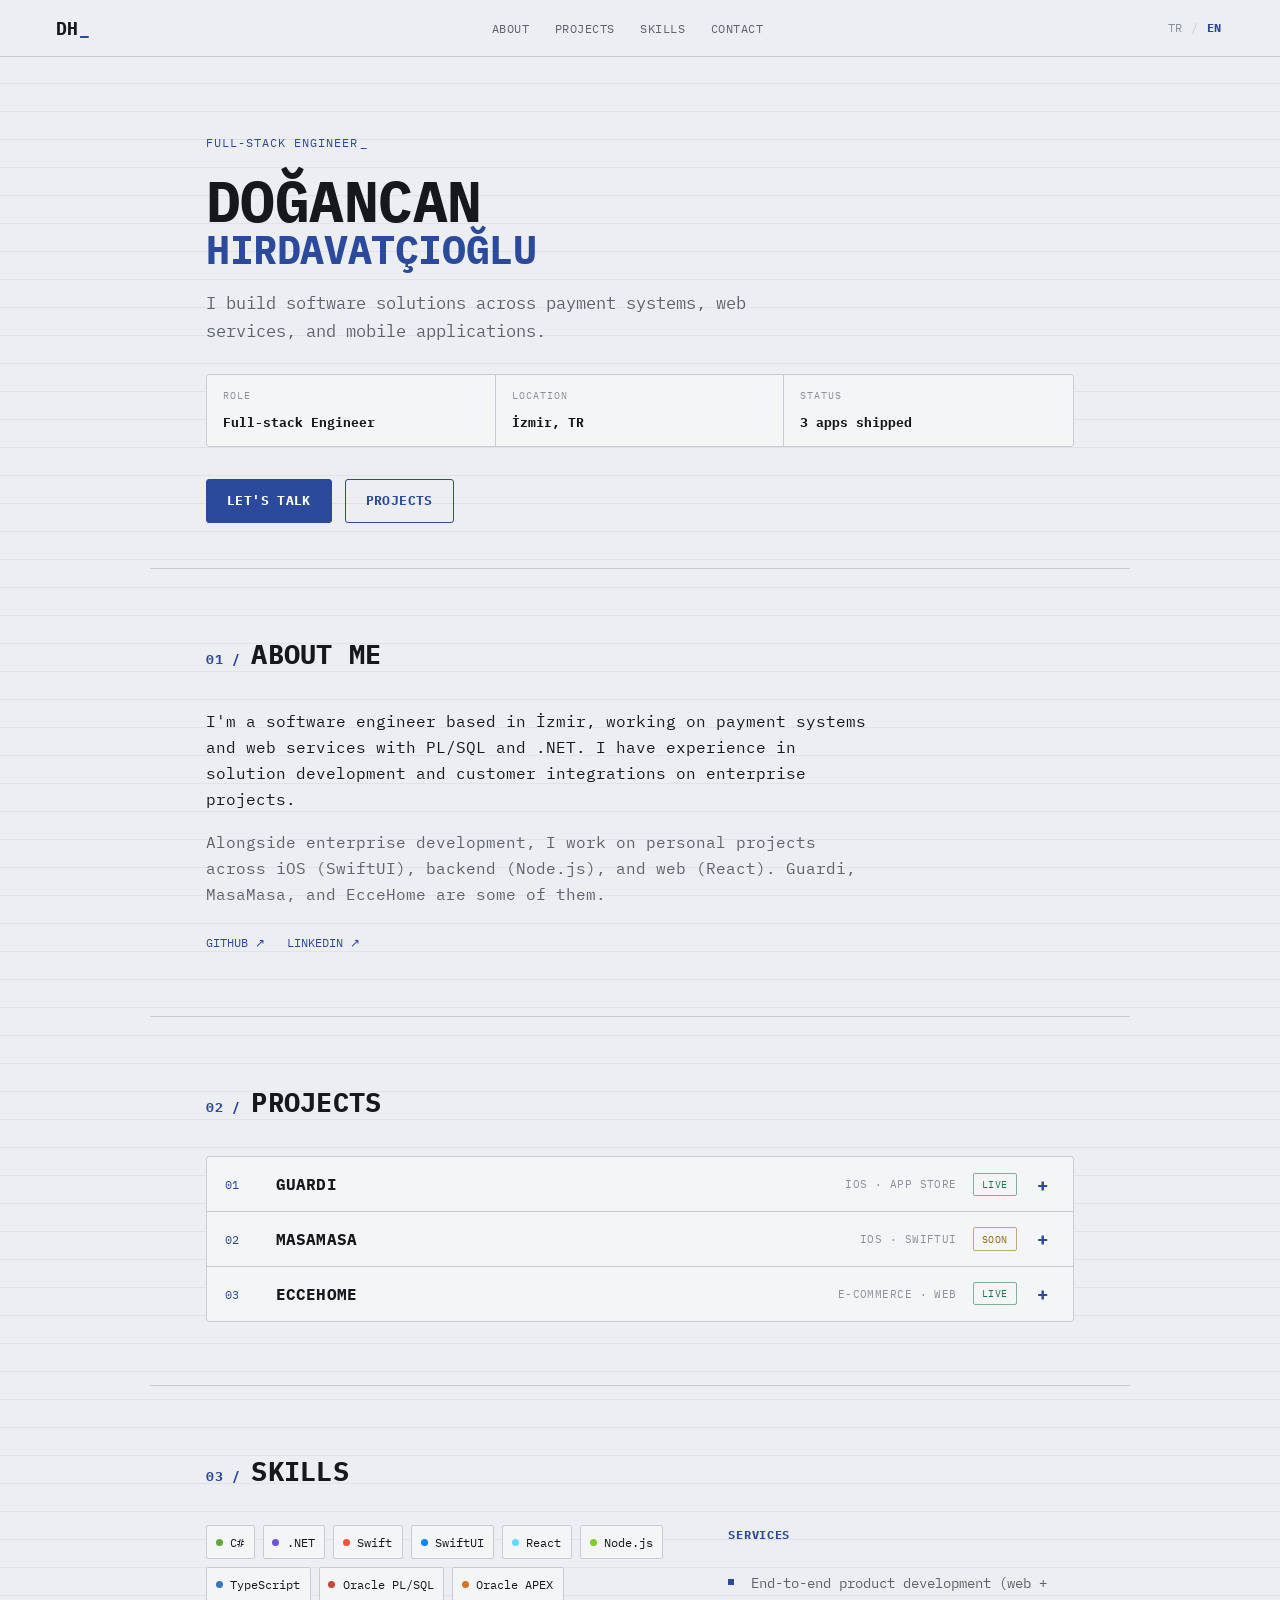
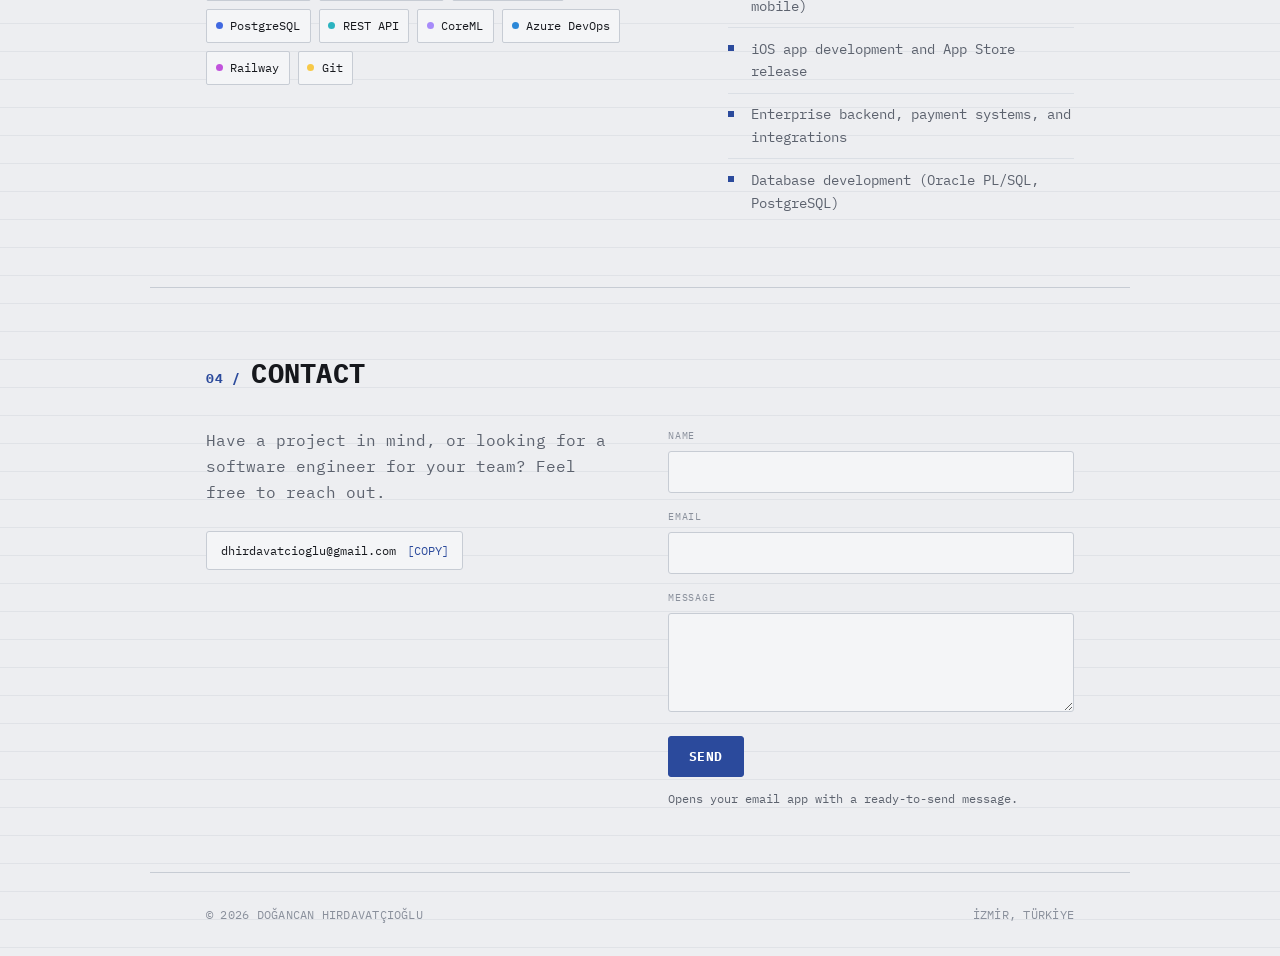
<file: index.html>
<!DOCTYPE html>
<html lang="tr">
<head>
<meta charset="utf-8" />
<meta name="viewport" content="width=device-width, initial-scale=1" />
<title>Doğancan Hırdavatçıoğlu | Full-stack Engineer</title>
<meta name="description" data-i18n-meta="metaDesc" content="Full-stack mühendis Doğancan Hırdavatçıoğlu'nun portfolyosu. Guardi, MasaMasa ve EcceHome projeleri." />
<meta name="author" content="Doğancan Hırdavatçıoğlu" />
<meta name="theme-color" content="#edeef1" media="(prefers-color-scheme: light)" />
<meta name="theme-color" content="#14161b" media="(prefers-color-scheme: dark)" />

<meta property="og:type" content="website" />
<meta property="og:title" content="Doğancan Hırdavatçıoğlu | Full-stack Engineer" />
<meta property="og:description" content="Ödeme sistemlerinden App Store'a, uçtan uca ürünler kuran full-stack mühendis." />
<meta property="og:url" content="https://dogancanh.github.io" />
<meta property="og:image" content="https://dogancanh.github.io/og-image.png" />
<meta property="og:image:width" content="1200" />
<meta property="og:image:height" content="630" />
<meta name="twitter:card" content="summary_large_image" />
<meta name="twitter:image" content="https://dogancanh.github.io/og-image.png" />

<link rel="icon" href="favicon.svg" type="image/svg+xml" />
<link rel="preload" href="fonts/plex-mono-400-latin.woff2" as="font" type="font/woff2" crossorigin />
<link rel="preload" href="fonts/plex-mono-700-latin.woff2" as="font" type="font/woff2" crossorigin />
<link rel="preload" href="fonts/plex-mono-700-latin-ext.woff2" as="font" type="font/woff2" crossorigin />
<link rel="stylesheet" href="styles.css" />
</head>
<body>

<a class="skip" href="#top" data-i18n="skipLink">İçeriğe atla</a>

<header class="hdr" id="hdr">
  <a class="logo" href="#top" aria-label="Doğancan Hırdavatçıoğlu">DH<span class="logo__blink">_</span></a>

  <nav class="nav" id="primaryNav" aria-label="Ana menü">
    <a href="#about" data-i18n="navAbout">HAKKIMDA</a>
    <a href="#work" data-i18n="navWork">PROJELER</a>
    <a href="#skills" data-i18n="navSkills">YETENEKLER</a>
    <a href="#contact" data-i18n="navContact">İLETİŞİM</a>
  </nav>

  <div class="hdr__ctl">
    <div class="lang" role="group" aria-label="Dil / Language">
      <button type="button" class="lang__btn" data-lang="tr" aria-pressed="true">TR</button>
      <span class="lang__sep">/</span>
      <button type="button" class="lang__btn" data-lang="en" aria-pressed="false">EN</button>
    </div>
    <button type="button" class="burger" id="navToggle" data-i18n-aria-label="menuLabel" aria-label="Menü" aria-expanded="false" aria-controls="primaryNav">
      <i></i><i></i><i></i>
    </button>
  </div>
</header>

<main id="top" tabindex="-1">

  <!-- HERO -->
  <section class="hero" id="hero">
    <div class="hero__inner">
      <p class="hero__kicker reveal"><span data-i18n="heroKicker">FULL-STACK ENGINEER</span><span class="cursor">_</span></p>
      <h1 class="hero__name reveal">
        <span class="hero__name-a">DOĞANCAN</span>
        <span class="hero__name-b">HIRDAVATÇIOĞLU</span>
      </h1>
      <p class="hero__lede reveal" data-i18n="heroLede">
        Ödeme sistemleri ve web servislerinden mobil uygulamalara kadar yazılım çözümleri geliştiriyorum.
      </p>

      <dl class="hero__meta reveal">
        <div><dt data-i18n="hmRole">ROL</dt><dd data-i18n="hmRoleV">Full-stack Engineer</dd></div>
        <div><dt data-i18n="hmLoc">KONUM</dt><dd>İzmir, TR</dd></div>
        <div><dt data-i18n="hmStat">DURUM</dt><dd data-i18n="hmStatV">3 uygulama yayında</dd></div>
      </dl>

      <div class="hero__cta reveal">
        <a class="pxbtn" href="#contact" data-i18n="ctaTalk">İLETİŞİME GEÇ</a>
        <a class="pxbtn pxbtn--ghost" href="#work" data-i18n="ctaWork">PROJELER</a>
      </div>
    </div>
  </section>

  <!-- ABOUT -->
  <section class="sec about" id="about">
    <h2 class="sec__title" data-i18n="aboutTitle">HAKKIMDA</h2>
    <div class="about__grid">
      <div class="about__text reveal">
        <p data-i18n="aboutBody1">
          İzmir merkezli bir yazılım mühendisiyim. Ödeme sistemleri ve web servisleri alanında
          PL/SQL ve .NET ile çalışıyorum; kurumsal projelerde çözüm geliştirme ve müşteri
          entegrasyonları konularında deneyim sahibiyim.
        </p>
        <p data-i18n="aboutBody2">
          Kurumsal geliştirmenin yanı sıra iOS (SwiftUI), backend (Node.js) ve web (React)
          tarafında kişisel projeler geliştiriyorum. Guardi, MasaMasa ve EcceHome bu projelerden
          bazıları.
        </p>
        <ul class="about__links">
          <li><a href="https://github.com/dogancanh" target="_blank" rel="noopener">GITHUB ↗</a></li>
          <li><a href="https://www.linkedin.com/in/dogancan-hirdavatcioglu" target="_blank" rel="noopener">LINKEDIN ↗</a></li>
        </ul>
      </div>
    </div>
  </section>

  <!-- WORK -->
  <section class="sec work" id="work">
    <h2 class="sec__title" data-i18n="workTitle">PROJELER</h2>

    <ul class="ptable reveal">

      <!-- Guardi -->
      <li class="prow" data-accent="#f7c948">
        <button type="button" class="prow__head" aria-expanded="false">
          <span class="prow__no">01</span>
          <span class="prow__name">GUARDI</span>
          <span class="prow__meta" data-i18n="guardiMeta">iOS · APP STORE</span>
          <span class="prow__tag prow__tag--live" data-i18n="tagLive">CANLI</span>
          <span class="prow__plus" aria-hidden="true">+</span>
        </button>
        <div class="prow__body">
          <p data-i18n="guardiDesc">
            iPhone için spam çağrı engelleyici ve yapay zekâ destekli SMS filtresi. Cihaz üstünde
            çalışan CoreML sınıflandırıcı; aramaları ve mesajları gizliliği koruyarak süzer.
          </p>
          <p class="prow__role"><span data-i18n="roleLabel">ROL:</span> <span data-i18n="guardiRole">Tasarım, iOS, backend ve App Store yayını dahil hepsi.</span></p>
          <div class="prow__chips"><span>Swift</span><span>SwiftUI</span><span>CoreML</span><span>CallKit</span><span>Node.js</span></div>
          <div class="prow__links">
            <a href="https://apps.apple.com/tr/app/id6760951651" target="_blank" rel="noopener" class="pxlink">APP STORE ↗</a>
            <a href="https://dogancanh.github.io/guardi/" target="_blank" rel="noopener" class="pxlink" data-i18n="linkSite">TANITIM ↗</a>
          </div>
        </div>
      </li>

      <!-- MasaMasa -->
      <li class="prow" data-accent="#d6247a">
        <button type="button" class="prow__head" aria-expanded="false">
          <span class="prow__no">02</span>
          <span class="prow__name">MASAMASA</span>
          <span class="prow__meta" data-i18n="masaMeta">iOS · SWIFTUI</span>
          <span class="prow__tag prow__tag--soon" data-i18n="tagSoon">YAKINDA</span>
          <span class="prow__plus" aria-hidden="true">+</span>
        </button>
        <div class="prow__body">
          <p data-i18n="masaDesc">
            Düğün ve davetler için akıllı masa yerleşim planlayıcı. Özel yerleştirme algoritması
            konukları gruplara ve kurallara göre otomatik oturtur; cihaz-içi yapay zekâ konuk
            listesini otomatik içe aktarır. Kendi tasarım sistemi üzerine kuruludur.
          </p>
          <p class="prow__role"><span data-i18n="roleLabel">ROL:</span> <span data-i18n="masaRole">Ürün, tasarım sistemi ve iOS geliştirme.</span></p>
          <div class="prow__chips"><span>SwiftUI</span><span>SwiftData</span><span>Swift</span><span data-i18n="chipAI">Cihaz-içi AI</span></div>
          <div class="prow__links">
            <span class="pxlink pxlink--muted" data-i18n="masaSoon">DETAYLI DEMO TALEP ÜZERİNE</span>
          </div>
        </div>
      </li>

      <!-- EcceHome -->
      <li class="prow" data-accent="#2f8f6b">
        <button type="button" class="prow__head" aria-expanded="false">
          <span class="prow__no">03</span>
          <span class="prow__name">ECCEHOME</span>
          <span class="prow__meta" data-i18n="ecceMeta">E-TİCARET · WEB</span>
          <span class="prow__tag prow__tag--live" data-i18n="tagLive">CANLI</span>
          <span class="prow__plus" aria-hidden="true">+</span>
        </button>
        <div class="prow__body">
          <p data-i18n="ecceDesc">
            Uçtan uca e-ticaret platformu: Next.js vitrin ve yönetim paneli, Prisma ve PostgreSQL
            backend. Google Shopping entegrasyonu, teknik SEO, Meta CAPI ve otomatik stok yönetimi.
          </p>
          <p class="prow__role"><span data-i18n="roleLabel">ROL:</span> <span data-i18n="ecceRole">Full-stack geliştirme, altyapı ve DevOps.</span></p>
          <div class="prow__chips"><span>Next.js</span><span>TypeScript</span><span>Prisma</span><span>PostgreSQL</span><span>Railway</span></div>
          <div class="prow__links">
            <a href="https://eccehome.com.tr" target="_blank" rel="noopener" class="pxlink">eccehome.com.tr ↗</a>
          </div>
        </div>
      </li>

    </ul>
  </section>

  <!-- SKILLS -->
  <section class="sec skills" id="skills">
    <h2 class="sec__title" data-i18n="skillsTitle">YETENEKLER</h2>
    <div class="skills__grid reveal">
      <div class="skills__badges">
        <span class="sbadge" style="--c:#62a63f">C#</span>
        <span class="sbadge" style="--c:#6f52d9">.NET</span>
        <span class="sbadge" style="--c:#f05138">Swift</span>
        <span class="sbadge" style="--c:#0a84ff">SwiftUI</span>
        <span class="sbadge" style="--c:#61dafb">React</span>
        <span class="sbadge" style="--c:#83cd29">Node.js</span>
        <span class="sbadge" style="--c:#3178c6">TypeScript</span>
        <span class="sbadge" style="--c:#c74634">Oracle PL/SQL</span>
        <span class="sbadge" style="--c:#e0701f">Oracle APEX</span>
        <span class="sbadge" style="--c:#4169e1">PostgreSQL</span>
        <span class="sbadge" style="--c:#2bb3c0">REST API</span>
        <span class="sbadge" style="--c:#a78bfa">CoreML</span>
        <span class="sbadge" style="--c:#2b88d8">Azure DevOps</span>
        <span class="sbadge" style="--c:#c153dc">Railway</span>
        <span class="sbadge" style="--c:#f7c948">Git</span>
      </div>
      <div class="skills__services">
        <h3 class="skills__sub" data-i18n="servicesTitle">HİZMETLER</h3>
        <ul>
          <li data-i18n="svc1">Uçtan uca ürün geliştirme (web + mobil)</li>
          <li data-i18n="svc2">iOS uygulama geliştirme ve App Store yayını</li>
          <li data-i18n="svc3">Kurumsal backend, ödeme sistemleri ve entegrasyonlar</li>
          <li data-i18n="svc4">Veritabanı geliştirme (Oracle PL/SQL, PostgreSQL)</li>
        </ul>
      </div>
    </div>
  </section>

  <!-- CONTACT -->
  <section class="sec contact" id="contact">
    <h2 class="sec__title" data-i18n="contactTitle">İLETİŞİM</h2>
    <div class="contact__grid">
      <div class="contact__intro reveal">
        <p data-i18n="contactLede">
          Bir proje fikriniz mi var ya da ekibinize bir yazılım mühendisi mi arıyorsunuz? Bana
          yazabilirsiniz.
        </p>
        <button type="button" class="email-copy" id="emailCopy" data-email="dhirdavatcioglu@gmail.com">
          <span class="email-copy__addr">dhirdavatcioglu@gmail.com</span>
          <span class="email-copy__hint" data-i18n="copyHint">[KOPYALA]</span>
          <span class="email-copy__done" data-i18n="copyDone">[KOPYALANDI]</span>
        </button>
        <span class="sr-only" id="copyStatus" role="status" aria-live="polite"></span>
      </div>

      <form class="contact__form reveal" id="contactForm" novalidate>
        <label class="field">
          <span class="field__label" data-i18n="fName">AD</span>
          <input type="text" name="name" autocomplete="name" required />
        </label>
        <label class="field">
          <span class="field__label" data-i18n="fEmail">E-POSTA</span>
          <input type="email" name="email" autocomplete="email" required />
        </label>
        <label class="field">
          <span class="field__label" data-i18n="fMsg">MESAJ</span>
          <textarea name="message" rows="4" required></textarea>
        </label>
        <button type="submit" class="pxbtn" data-i18n="fSend">GÖNDER</button>
        <p class="form__note" id="formNote" role="status" aria-live="polite" data-i18n="fNote">E-posta uygulamanız hazır mesajla açılır.</p>
      </form>
    </div>
  </section>

</main>

<footer class="ftr">
  <span>© <span id="year">2026</span> DOĞANCAN HIRDAVATÇIOĞLU</span>
  <span data-i18n="footerNote">İZMİR, TÜRKİYE</span>
</footer>

<script src="main.js" defer></script>
</body>
</html>
</file>
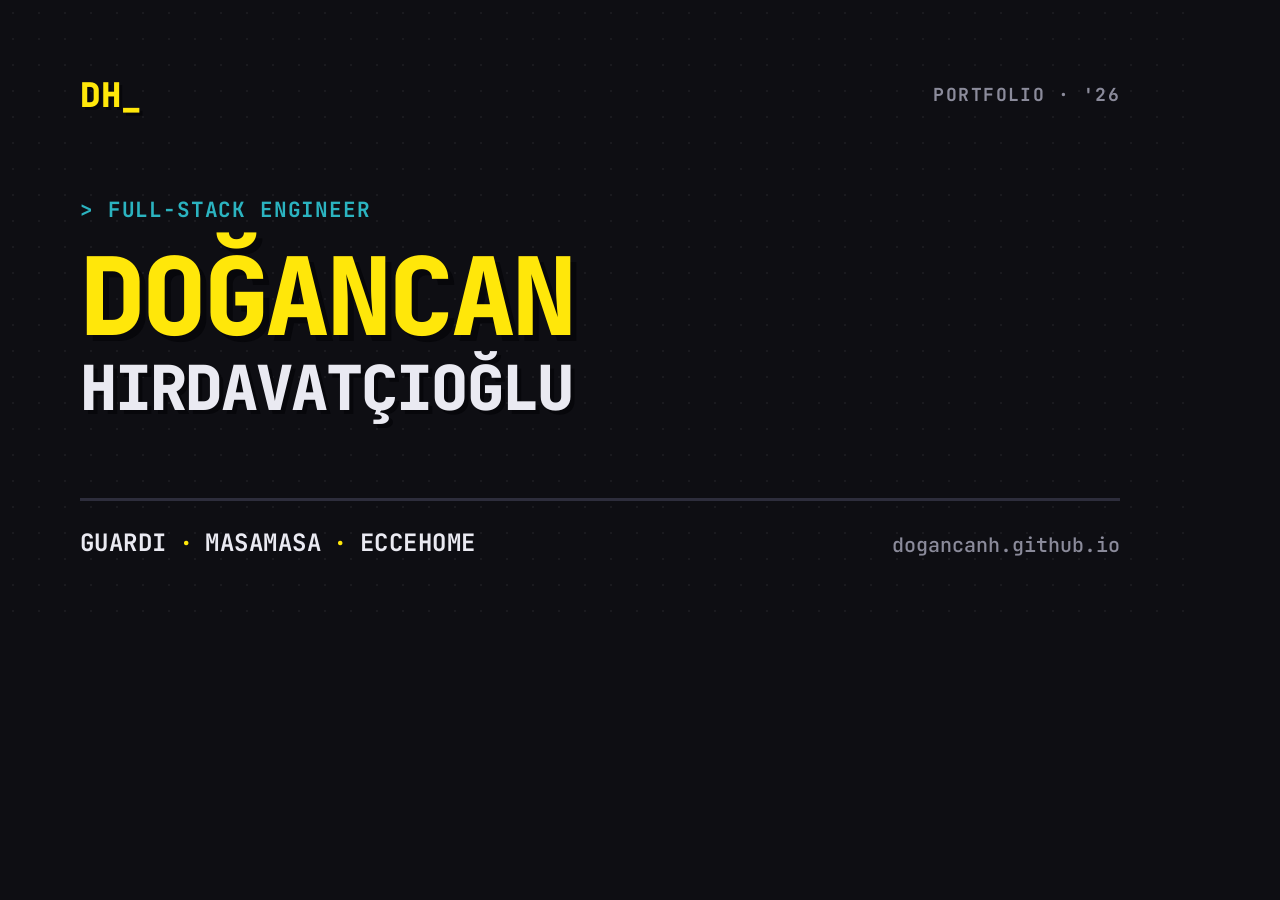
<file: og.html>
<!DOCTYPE html>
<html lang="tr">
<head>
<meta charset="utf-8" />
<link rel="preconnect" href="https://fonts.googleapis.com" />
<link rel="preconnect" href="https://fonts.gstatic.com" crossorigin />
<link href="https://fonts.googleapis.com/css2?family=JetBrains+Mono:wght@400;500;700;800&display=swap" rel="stylesheet" />
<style>
  * { margin: 0; padding: 0; box-sizing: border-box; }
  html, body { background: #0e0e13; }
  .card {
    width: 1200px; height: 630px; position: relative; overflow: hidden;
    background: #0e0e13; color: #eaeaf2; padding: 72px 80px;
    display: flex; flex-direction: column; justify-content: space-between;
    background-image: radial-gradient(rgba(255,255,255,.05) 1.5px, transparent 1.5px);
    background-size: 26px 26px;
    font-family: "JetBrains Mono", monospace;
  }
  .top { display: flex; align-items: center; justify-content: space-between; }
  .logo { font-weight: 800; font-size: 34px; color: #ffe70a; text-shadow: 3px 3px 0 #07070b; letter-spacing: .02em; }
  .kick { font-weight: 700; font-size: 18px; color: #8b8b9b; letter-spacing: .08em; }
  .mid { }
  .role { font-weight: 700; font-size: 21px; color: #2bb3c0; letter-spacing: .04em; margin-bottom: 24px; }
  .name-a { font-weight: 800; font-size: 108px; line-height: .92; letter-spacing: -.03em; color: #ffe70a; text-shadow: 6px 6px 0 #07070b; }
  .name-b { font-weight: 800; font-size: 62px; line-height: 1; letter-spacing: -.03em; color: #eaeaf2; text-shadow: 4px 4px 0 #07070b; margin-top: 10px; }
  .bottom { display: flex; align-items: flex-end; justify-content: space-between; border-top: 3px solid #2d2d3c; padding-top: 26px; }
  .projects { font-weight: 700; font-size: 24px; color: #eaeaf2; letter-spacing: .02em; }
  .projects .d { color: #ffe70a; margin: 0 12px; }
  .url { font-weight: 500; font-size: 20px; color: #8b8b9b; }
</style>
</head>
<body>
<div class="card">
  <div class="top">
    <div class="logo">DH_</div>
    <div class="kick">PORTFOLIO · '26</div>
  </div>

  <div class="mid">
    <div class="role">&gt; FULL-STACK ENGINEER</div>
    <div class="name-a">DOĞANCAN</div>
    <div class="name-b">HIRDAVATÇIOĞLU</div>
  </div>

  <div class="bottom">
    <div class="projects">GUARDI<span class="d">·</span>MASAMASA<span class="d">·</span>ECCEHOME</div>
    <div class="url">dogancanh.github.io</div>
  </div>
</div>
</body>
</html>
</file>
<file: styles.css>
/* ============================================================
   Doğancan Hırdavatçıoğlu — "Ledger" portfolio
   Teknik künye / datasheet · IBM Plex Mono (self-host)
   Cool paper · spec-blue accent · hairline rules · tabular data
   Light + dark, theme via prefers-color-scheme
   ============================================================ */

@font-face {
  font-family: "IBM Plex Mono"; font-style: normal; font-weight: 400; font-display: swap;
  src: url("fonts/plex-mono-400-latin.woff2") format("woff2");
  unicode-range: U+0000-00FF, U+0131, U+0152-0153, U+02BB-02BC, U+02C6, U+02DA, U+02DC, U+0304, U+0308, U+0329, U+2000-206F, U+20AC, U+2122, U+2191, U+2193, U+2212, U+2215, U+FEFF, U+FFFD;
}
@font-face {
  font-family: "IBM Plex Mono"; font-style: normal; font-weight: 400; font-display: swap;
  src: url("fonts/plex-mono-400-latin-ext.woff2") format("woff2");
  unicode-range: U+0100-02BA, U+02BD-02C5, U+02C7-02CC, U+02CE-02D7, U+02DD-02FF, U+0304, U+0308, U+0329, U+1D00-1DBF, U+1E00-1E9F, U+1EF2-1EFF, U+2020, U+20A0-20AB, U+20AD-20C0, U+2113, U+2C60-2C7F, U+A720-A7FF;
}
@font-face {
  font-family: "IBM Plex Mono"; font-style: normal; font-weight: 700; font-display: swap;
  src: url("fonts/plex-mono-700-latin.woff2") format("woff2");
  unicode-range: U+0000-00FF, U+0131, U+0152-0153, U+02BB-02BC, U+02C6, U+02DA, U+02DC, U+0304, U+0308, U+0329, U+2000-206F, U+20AC, U+2122, U+2191, U+2193, U+2212, U+2215, U+FEFF, U+FFFD;
}
@font-face {
  font-family: "IBM Plex Mono"; font-style: normal; font-weight: 700; font-display: swap;
  src: url("fonts/plex-mono-700-latin-ext.woff2") format("woff2");
  unicode-range: U+0100-02BA, U+02BD-02C5, U+02C7-02CC, U+02CE-02D7, U+02DD-02FF, U+0304, U+0308, U+0329, U+1D00-1DBF, U+1E00-1E9F, U+1EF2-1EFF, U+2020, U+20A0-20AB, U+20AD-20C0, U+2113, U+2C60-2C7F, U+A720-A7FF;
}

:root {
  --paper:  #edeef1;
  --paper2: #e7e9ed;
  --panel:  #f4f5f7;
  --ink:    #16181d;
  --mute:   #5c626e;
  --faint:  #8a909c;
  --rule:   #c7ccd4;
  --rule2:  #dbdfe5;
  --accent: #2b4a9c;
  --accent2:#22407f;
  --live:   #1f7a4d;
  --soon:   #9a6a12;

  --mono: "IBM Plex Mono", ui-monospace, "SF Mono", Menlo, monospace;
  --maxw: 980px;
  --pad: clamp(1.1rem, 4.5vw, 3.5rem);
}

@media (prefers-color-scheme: dark) {
  :root {
    --paper:  #14161b;
    --paper2: #191c22;
    --panel:  #1c1f26;
    --ink:    #e7e9ee;
    --mute:   #99a0ab;
    --faint:  #6b727e;
    --rule:   #2a2f38;
    --rule2:  #22262e;
    --accent: #86a0ff;
    --accent2:#a2b6ff;
    --live:   #4bbd7e;
    --soon:   #d1a24a;
  }
}

/* Explicit theme override (viewer toggle); inert on GitHub Pages */
:root[data-theme="light"] {
  --paper:#edeef1; --paper2:#e7e9ed; --panel:#f4f5f7; --ink:#16181d; --mute:#5c626e;
  --faint:#8a909c; --rule:#c7ccd4; --rule2:#dbdfe5; --accent:#2b4a9c; --accent2:#22407f;
  --live:#1f7a4d; --soon:#9a6a12;
}
:root[data-theme="dark"] {
  --paper:#14161b; --paper2:#191c22; --panel:#1c1f26; --ink:#e7e9ee; --mute:#99a0ab;
  --faint:#6b727e; --rule:#2a2f38; --rule2:#22262e; --accent:#86a0ff; --accent2:#a2b6ff;
  --live:#4bbd7e; --soon:#d1a24a;
}

* { margin: 0; padding: 0; box-sizing: border-box; }

html { scroll-behavior: smooth; scroll-padding-top: 80px; }

body {
  font-family: var(--mono);
  background: var(--paper);
  color: var(--ink);
  font-size: clamp(.9rem, .86rem + .18vw, .98rem);
  line-height: 1.65;
  overflow-x: hidden;
  /* faint ledger ruling */
  background-image: repeating-linear-gradient(
    to bottom, transparent 0, transparent 27px,
    color-mix(in srgb, var(--rule) 34%, transparent) 27px,
    color-mix(in srgb, var(--rule) 34%, transparent) 28px);
}

::selection { background: var(--accent); color: #fff; }

a { color: inherit; text-decoration: none; }
img { display: block; max-width: 100%; }

/* ---------- A11y helpers ---------- */
.sr-only {
  position: absolute; width: 1px; height: 1px; padding: 0; margin: -1px;
  overflow: hidden; clip: rect(0 0 0 0); white-space: nowrap; border: 0;
}
.skip {
  position: fixed; left: 10px; top: -80px; z-index: 200;
  font-weight: 700; font-size: .78rem; color: #fff; background: var(--accent);
  border: 1px solid var(--accent2); padding: .55rem .9rem; transition: top .12s ease;
}
.skip:focus { top: 10px; }
main:focus { outline: none; }

.cursor, .logo__blink { animation: blink 1.15s steps(1) infinite; }
@keyframes blink { 0%,49% { opacity: 1; } 50%,100% { opacity: 0; } }

/* ---------- Header ---------- */
.hdr {
  position: sticky; top: 0; z-index: 100;
  display: flex; align-items: center; justify-content: space-between; gap: 1.4rem;
  padding: .8rem var(--pad);
  background: color-mix(in srgb, var(--paper) 88%, transparent);
  backdrop-filter: saturate(1.1) blur(6px);
  border-bottom: 1px solid var(--rule);
}
.logo { font-weight: 700; font-size: 1.15rem; letter-spacing: .02em; color: var(--ink); }
.logo__blink { color: var(--accent); }

.nav { display: flex; gap: 1.6rem; }
.nav a {
  font-weight: 400; font-size: .78rem; letter-spacing: .04em; text-transform: uppercase;
  color: var(--mute); padding: .2rem 0; position: relative; transition: color .15s ease;
}
.nav a::after {
  content: ""; position: absolute; left: 0; right: 0; bottom: -2px; height: 1.5px;
  background: var(--accent); transform: scaleX(0); transform-origin: left; transition: transform .2s ease;
}
.nav a:hover { color: var(--ink); }
.nav a:hover::after { transform: scaleX(1); }

.hdr__ctl { display: flex; align-items: center; gap: 1rem; }
.lang { display: flex; align-items: center; gap: .35rem; font-size: .74rem; }
.lang__btn {
  background: none; border: none; cursor: pointer; color: var(--faint); font: inherit;
  padding: .15rem .2rem; transition: color .15s ease;
}
.lang__btn[aria-pressed="true"] { color: var(--accent); font-weight: 700; }
.lang__btn:hover { color: var(--ink); }
.lang__sep { color: var(--rule); }

.burger {
  display: none; flex-direction: column; gap: 4px; justify-content: center; align-items: center;
  width: 2rem; height: 2rem; padding: 0;
  background: var(--panel); border: 1px solid var(--rule); cursor: pointer;
}
.burger i { display: block; width: 15px; height: 1.5px; background: var(--ink); transition: transform .2s ease, opacity .15s ease; }
.hdr.nav-open .burger i:nth-child(1) { transform: translateY(5.5px) rotate(45deg); }
.hdr.nav-open .burger i:nth-child(2) { opacity: 0; }
.hdr.nav-open .burger i:nth-child(3) { transform: translateY(-5.5px) rotate(-45deg); }

/* ---------- Hero ---------- */
.hero {
  max-width: var(--maxw); margin: 0 auto;
  padding: clamp(2.6rem, 8vh, 5.5rem) var(--pad) clamp(2rem, 5vh, 3.5rem);
}
.hero__inner { width: 100%; }
.hero__badges { display: none; }

.hero__kicker {
  font-size: .78rem; color: var(--accent); letter-spacing: .08em;
  margin-bottom: 1.2rem; display: inline-flex; align-items: center; text-transform: uppercase;
}
.hero__kicker .cursor { color: var(--accent); margin-left: 2px; }

.hero__name { text-transform: uppercase; line-height: 1.0; margin-bottom: 1.2rem; }
.hero__name-a {
  display: block; font-weight: 700; letter-spacing: -.01em;
  font-size: clamp(1.9rem, 1rem + 5.4vw, 3.6rem); color: var(--ink); text-wrap: balance;
}
.hero__name-b {
  display: block; font-weight: 700; letter-spacing: -.01em;
  font-size: clamp(1.35rem, .7rem + 3.4vw, 2.5rem); color: var(--accent); text-wrap: balance;
}

.hero__lede { max-width: 56ch; color: var(--mute); font-size: clamp(.96rem, .9rem + .3vw, 1.08rem); margin-bottom: 1.8rem; }

/* datasheet meta — the Ledger signature */
.hero__meta {
  display: grid; grid-template-columns: repeat(3, minmax(0, 1fr));
  border: 1px solid var(--rule); border-radius: 3px; margin-bottom: 2rem; background: var(--panel);
}
.hero__meta > div { padding: .8rem 1rem; border-right: 1px solid var(--rule); }
.hero__meta > div:last-child { border-right: none; }
.hero__meta dt { font-size: .64rem; letter-spacing: .1em; text-transform: uppercase; color: var(--faint); margin-bottom: .35rem; }
.hero__meta dd { font-size: .84rem; color: var(--ink); font-weight: 700; }
@media (max-width: 560px) {
  .hero__meta { grid-template-columns: 1fr; }
  .hero__meta > div { border-right: none; border-bottom: 1px solid var(--rule); }
  .hero__meta > div:last-child { border-bottom: none; }
}

.hero__cta { display: flex; flex-wrap: wrap; gap: .8rem; }

/* ---------- Buttons ---------- */
.pxbtn {
  font-family: var(--mono);
  font-weight: 700; font-size: .8rem; letter-spacing: .03em; text-transform: uppercase;
  color: #fff; background: var(--accent); border: 1px solid var(--accent);
  padding: .68rem 1.25rem; cursor: pointer; display: inline-flex; align-items: center; gap: .5rem;
  border-radius: 3px; transition: background .14s ease, transform .05s ease;
}
.pxbtn:hover { background: var(--accent2); }
.pxbtn:active { transform: translateY(1px); }
.pxbtn--ghost { background: transparent; color: var(--accent); }
.pxbtn--ghost:hover { background: color-mix(in srgb, var(--accent) 10%, transparent); }

/* ---------- Sections ---------- */
.sec { max-width: var(--maxw); margin: 0 auto; padding: clamp(2.8rem, 7vh, 4.5rem) var(--pad); counter-increment: sec; border-top: 1px solid var(--rule); }
.sec__title {
  font-weight: 700; text-transform: uppercase; font-size: clamp(1.15rem, 1rem + 1.4vw, 1.7rem);
  letter-spacing: .01em; color: var(--ink); margin-bottom: 2rem; display: flex; align-items: baseline; gap: .7rem;
}
.sec__title::before {
  content: counter(sec, decimal-leading-zero) " /"; color: var(--accent);
  font-size: .8rem; font-weight: 700; letter-spacing: .04em;
}

/* ---------- About ---------- */
.about__grid { display: block; }
.about__text p { color: var(--mute); margin-bottom: 1.1rem; max-width: 66ch; }
.about__text p:first-child { color: var(--ink); }
.about__links { list-style: none; display: flex; flex-wrap: wrap; gap: 1.4rem; margin-top: 1.5rem; font-size: .78rem; }
.about__links a { color: var(--accent); border-bottom: 1px solid transparent; padding-bottom: 1px; transition: border-color .15s ease; }
.about__links a:hover { border-bottom-color: var(--accent); }

/* ---------- Projects datasheet ---------- */
.ptable { list-style: none; border: 1px solid var(--rule); border-radius: 3px; overflow: hidden; background: var(--panel); }
.prow { border-bottom: 1px solid var(--rule); }
.prow:last-child { border-bottom: none; }
.prow__head {
  width: 100%; display: grid; grid-template-columns: 2.2rem 1fr auto auto 1.4rem; gap: 1rem;
  align-items: center; text-align: left; cursor: pointer; background: transparent; border: none; color: var(--ink);
  padding: .95rem 1.1rem; font-family: var(--mono); transition: background .12s ease;
}
.prow__head:hover { background: var(--paper2); }
.prow__no { font-size: .78rem; color: var(--accent); font-variant-numeric: tabular-nums; }
.prow__name { font-weight: 700; font-size: 1rem; letter-spacing: .01em; }
.prow__meta { font-size: .68rem; color: var(--faint); letter-spacing: .04em; text-transform: uppercase; }
.prow__tag { font-size: .6rem; padding: .26rem .5rem; border: 1px solid; letter-spacing: .06em; white-space: nowrap; border-radius: 2px; text-transform: uppercase; }
.prow__tag--live { color: var(--live); border-color: color-mix(in srgb, var(--live) 55%, transparent); }
.prow__tag--soon { color: var(--soon); border-color: color-mix(in srgb, var(--soon) 55%, transparent); }
.prow__plus { font-weight: 700; color: var(--accent); font-size: 1.2rem; width: 1.2rem; text-align: center; line-height: 1; transition: transform .2s ease; }
.prow.open .prow__plus { transform: rotate(45deg); }

.prow__body {
  max-height: 0; overflow: hidden; padding: 0 1.1rem; background: var(--paper2);
  transition: max-height .35s ease;
}
.prow.open .prow__body { max-height: 60rem; padding: 1.2rem 1.1rem; border-top: 1px solid var(--rule); }
.prow__body p { color: var(--mute); margin-bottom: .85rem; max-width: 66ch; }
.prow__role { font-size: .74rem; color: var(--mute); }
.prow__role span:first-child { color: var(--accent); }
.prow__chips { display: flex; flex-wrap: wrap; gap: .45rem; margin: 1rem 0; }
.prow__chips span { font-size: .68rem; color: var(--ink); background: var(--paper); border: 1px solid var(--rule); padding: .28rem .5rem; border-radius: 2px; }
.prow__links { display: flex; flex-wrap: wrap; gap: 1.2rem; }
.pxlink { font-weight: 700; font-size: .74rem; color: var(--accent); border-bottom: 1px solid transparent; padding-bottom: 1px; transition: border-color .15s ease; }
.pxlink:hover { border-bottom-color: var(--accent); }
.pxlink--muted { color: var(--faint); cursor: default; }
.pxlink--muted:hover { border-bottom-color: transparent; }

@media (max-width: 620px) {
  .prow__head { grid-template-columns: 1.8rem 1fr auto 1.2rem; gap: .7rem; padding: .85rem; }
  .prow__meta { display: none; }
}

/* ---------- Skills ---------- */
.skills__grid { display: grid; grid-template-columns: 1.35fr 1fr; gap: clamp(2rem, 5vw, 3.5rem); align-items: start; }
.skills__badges { display: flex; flex-wrap: wrap; gap: .5rem; }
.sbadge {
  font-size: .72rem; color: var(--ink); background: var(--panel); border: 1px solid var(--rule);
  padding: .4rem .6rem .4rem .55rem; border-radius: 2px; display: inline-flex; align-items: center; gap: .45rem;
}
.sbadge::before { content: ""; width: 7px; height: 7px; border-radius: 50%; background: var(--c, var(--accent)); flex: none; }
.skills__sub { font-weight: 700; font-size: .74rem; color: var(--accent); margin-bottom: 1.1rem; letter-spacing: .06em; text-transform: uppercase; }
.skills__services ul { list-style: none; }
.skills__services li { color: var(--mute); padding: .6rem 0 .6rem 1.4rem; position: relative; border-bottom: 1px solid var(--rule2); font-size: .86rem; }
.skills__services li:last-child { border-bottom: none; }
.skills__services li::before { content: ""; position: absolute; left: 0; top: 1.05rem; width: 6px; height: 6px; background: var(--accent); }
@media (max-width: 720px) { .skills__grid { grid-template-columns: 1fr; gap: 2.2rem; } }

/* ---------- Contact ---------- */
.contact__grid { display: grid; grid-template-columns: 1fr 1fr; gap: clamp(2rem, 5vw, 3.5rem); align-items: start; }
.contact__intro p { color: var(--mute); margin-bottom: 1.6rem; max-width: 44ch; }
.email-copy {
  font-family: var(--mono);
  font-size: .78rem; color: var(--ink); background: var(--panel); border: 1px solid var(--rule);
  padding: .65rem .85rem; cursor: pointer; display: inline-flex; align-items: center; gap: .7rem;
  border-radius: 3px; transition: border-color .15s ease, background .15s ease;
}
.email-copy:hover { border-color: var(--accent); }
.email-copy__hint { color: var(--accent); }
.email-copy__done { display: none; color: var(--live); }
.email-copy.copied .email-copy__hint { display: none; }
.email-copy.copied .email-copy__done { display: inline; }

.field { display: block; margin-bottom: 1rem; }
.field__label { font-size: .64rem; color: var(--faint); display: block; margin-bottom: .4rem; letter-spacing: .08em; text-transform: uppercase; }
.field input, .field textarea {
  width: 100%; font-family: var(--mono); font-size: .9rem; color: var(--ink);
  background: var(--panel); border: 1px solid var(--rule); padding: .65rem .75rem; border-radius: 3px; resize: vertical;
  transition: border-color .15s ease;
}
.field input:focus, .field textarea:focus { outline: none; border-color: var(--accent); box-shadow: 0 0 0 3px color-mix(in srgb, var(--accent) 18%, transparent); }
.field input[aria-invalid="true"], .field textarea[aria-invalid="true"] { border-color: #c0392b; }
.form__note { font-size: .74rem; color: var(--mute); margin-top: .8rem; }
.form__note.err { color: #c0392b; }
@media (max-width: 720px) { .contact__grid { grid-template-columns: 1fr; gap: 2.2rem; } }

/* ---------- Footer ---------- */
.ftr {
  max-width: var(--maxw); margin: 0 auto; padding: 2rem var(--pad);
  border-top: 1px solid var(--rule); display: flex; justify-content: space-between; gap: 1rem;
  flex-wrap: wrap; font-size: .72rem; color: var(--faint); letter-spacing: .02em;
}

/* ---------- Reveal ---------- */
.reveal { opacity: 0; transform: translateY(12px); transition: opacity .5s ease, transform .5s ease; }
.reveal.in { opacity: 1; transform: none; }

/* ---------- Mobile nav ---------- */
@media (max-width: 820px) {
  .burger { display: inline-flex; }
  .nav {
    position: absolute; top: 100%; left: 0; right: 0; flex-direction: column; gap: 0;
    background: var(--paper); border-bottom: 1px solid var(--rule);
    padding: .2rem var(--pad) .9rem;
    transform: translateY(-8px); opacity: 0; pointer-events: none;
    transition: opacity .2s ease, transform .2s ease;
  }
  .nav a { padding: .85rem 0; font-size: .95rem; color: var(--ink); border-bottom: 1px solid var(--rule2); }
  .nav a:last-child { border-bottom: none; }
  .nav a::after { display: none; }
  .hdr.nav-open .nav { transform: none; opacity: 1; pointer-events: auto; }
}

@media (prefers-reduced-motion: reduce) {
  html { scroll-behavior: auto; }
  *, *::before, *::after {
    animation-duration: .001ms !important; animation-iteration-count: 1 !important;
    transition-duration: .001ms !important;
  }
  .reveal { opacity: 1 !important; transform: none !important; }
}

:focus-visible { outline: 2px solid var(--accent); outline-offset: 2px; }
</file>
